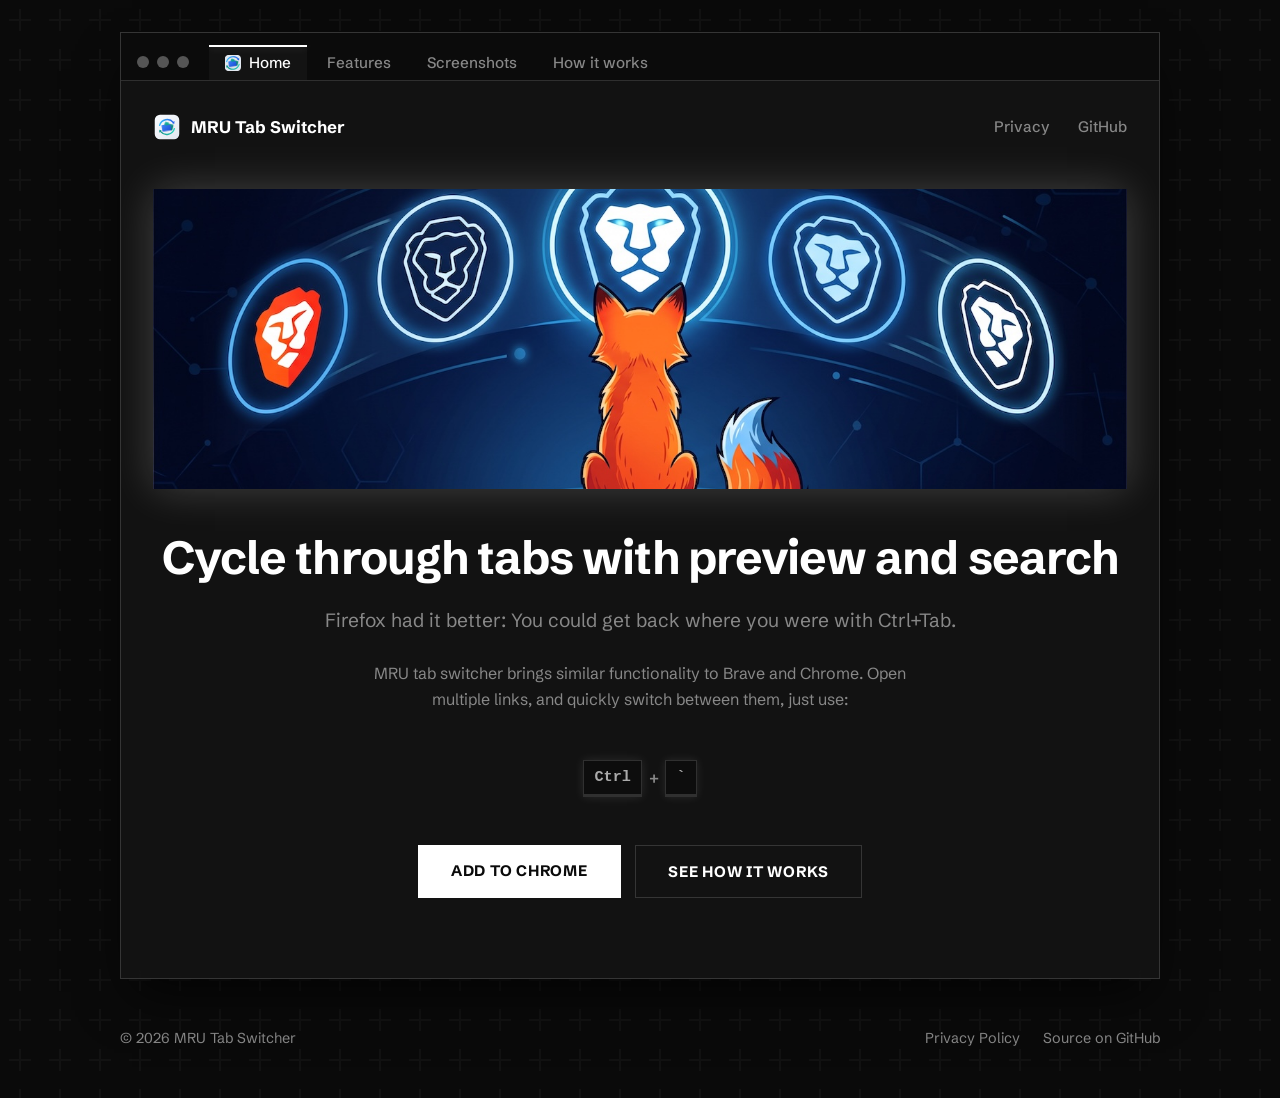
<file: site/index.html>
<!doctype html>
<html lang="en">

<head>
  <meta charset="utf-8" />
  <meta name="viewport" content="width=device-width, initial-scale=1" />
  <title>MRU Tab Switcher — Fast, Cyclic Tab Switching for Chrome</title>
  <meta name="description"
    content="Cycle straight back to the tab you were just on, or search for any open tab — all from the keyboard, without touching your mouse." />
  <link rel="icon" type="image/png" href="./assets/icons/icon32.png" />
  <link rel="stylesheet" href="style.css" />
  <link rel="icon" type="image/x-icon" href="./assets/icons/icon128.png">
</head>

<body>
  <div class="browser-container wrap">
    <div class="browser-window">
      <div class="browser-header">
        <div class="window-controls">
          <span class="dot red"></span>
          <span class="dot yellow"></span>
          <span class="dot green"></span>
        </div>
        <div class="tabs">
          <button class="tab active" data-target="tab-home">
            <img src="./assets/icons/icon32.png" alt="" class="tab-icon" /> Home
          </button>
          <button class="tab" data-target="tab-features">
            Features
          </button>
          <button class="tab" data-target="tab-screens">
            Screenshots
          </button>
          <button class="tab" data-target="tab-how">
            How it works
          </button>
        </div>
      </div>

      <div class="tab-content">
        <!-- Tab 1: Home -->
        <div id="tab-home" class="tab-pane active">
          <nav>
            <a class="brand" href="index.html">
              <img src="./assets/logo.svg" alt="" />
              MRU Tab Switcher
            </a>
            <div class="links">
              <a href="privacy.html">Privacy</a>
              <a href="https://github.com/arashThr/mru-tabs" target="_blank" rel="noopener">GitHub</a>
            </div>
          </nav>

          <section class="hero">
            <div class="hero-banner-wrap">
              <img class="hero-banner" src="./assets/hero.jpeg" alt="MRU Tab Switcher Banner" />
            </div>

            <h1>Cycle through tabs with preview and search</h1>
            <p class="tagline">Firefox had it better: You could get back where you were with Ctrl+Tab.</p>
            <p class="sub">
              MRU tab switcher brings similar functionality to Brave and Chrome.
              Open multiple links, and quickly switch between them, just use:
            </p>
            <p class="keys">
              <kbd>Ctrl</kbd> <span class="plus">+</span> <kbd>`</kbd>
            </p>
            <div class="cta">
              <a class="btn btn-primary glow-btn"
                href="https://chromewebstore.google.com/detail/mru-tab-switcher/gonanegpemmejepobcphfinobekhgpan">Add to
                Chrome</a>
              <button class="btn btn-ghost" onclick="document.querySelector('[data-target=\'tab-how\']').click()">See
                how it works</button>
            </div>
          </section>
        </div>

        <!-- Tab 2: Features -->
        <div id="tab-features" class="tab-pane">
          <section class="features">
            <div class="feature glow-card">
              <h3>Quick toggle</h3>
              <p>Tap Ctrl+` to instantly jump to your previous tab. Tap again to toggle right back.</p>
            </div>
            <div class="feature glow-card">
              <h3>Hold to preview</h3>
              <p>Keep Ctrl held and tap ` (or use ↑/↓) to cycle a compact overlay of recent tabs before switching.</p>
            </div>
            <div class="feature glow-card">
              <h3>Type-ahead search</h3>
              <p>Can't find it in the recent list? Search every open tab by title without leaving the keyboard.</p>
            </div>
          </section>
        </div>

        <!-- Tab 3: Screenshots -->
        <div id="tab-screens" class="tab-pane">
          <section class="block">
            <h2>Screenshots</h2>
            <div class="screens">
              <div class="browser-frame glow-card">
                <div class="titlebar">
                  <span class="dot red"></span>
                  <span class="dot yellow"></span>
                  <span class="dot green"></span>
                  <span class="bar"></span>
                </div>
                <img style="width: 100%;" src="./assets/screenshots/cycle-overlay.png"
                  alt="Cycle overlay showing recent tabs" />
              </div>
              <div class="browser-frame glow-card">
                <div class="titlebar">
                  <span class="dot red"></span>
                  <span class="dot yellow"></span>
                  <span class="dot green"></span>
                  <span class="bar"></span>
                </div>
                <img style="width: 100%;" src="./assets/screenshots/search.png" alt="Type-ahead tab search" />
              </div>
            </div>
          </section>
        </div>

        <!-- Tab 4: How it works -->
        <div id="tab-how" class="tab-pane">
          <section class="block" id="how">
            <h2>How it works</h2>
            <ol class="steps">
              <li class="glow-card" style="--glow-color: rgba(245, 158, 11, 0.4)"><span
                  class="num">1</span><span><strong>Quick tap</strong> Ctrl+` → switch straight to the previously-used
                  tab.</span></li>
              <li class="glow-card" style="--glow-color: rgba(245, 158, 11, 0.4)"><span
                  class="num">2</span><span><strong>Hold</strong> Ctrl and tap ` repeatedly (or ↑/↓) → cycle a preview
                  list of recent tabs.</span></li>
              <li class="glow-card" style="--glow-color: rgba(245, 158, 11, 0.4)"><span
                  class="num">3</span><span><strong>Release Ctrl</strong> on a highlighted tab → switch to it.</span>
              </li>
              <li class="glow-card" style="--glow-color: rgba(245, 158, 11, 0.4)"><span
                  class="num">4</span><span><strong>Select Search</strong> → type part of a title to find any open
                  tab.</span></li>
            </ol>
          </section>
        </div>
      </div>
    </div>
  </div>

  <footer>
    <div class="wrap">
      <span>© 2026 MRU Tab Switcher</span>
      <span>
        <a href="privacy.html">Privacy Policy</a>
        <a href="https://github.com/arashThr/mru-tabs" target="_blank" rel="noopener">Source on GitHub</a>
      </span>
    </div>
  </footer>

  <script>
    document.addEventListener('DOMContentLoaded', () => {
      const tabs = document.querySelectorAll('.tab');
      const panes = document.querySelectorAll('.tab-pane');

      tabs.forEach(tab => {
        tab.addEventListener('click', () => {
          // Remove active class from all tabs and panes
          tabs.forEach(t => t.classList.remove('active'));
          panes.forEach(p => p.classList.remove('active'));

          // Add active class to clicked tab and its target pane
          tab.classList.add('active');
          const targetId = tab.getAttribute('data-target');
          document.getElementById(targetId).classList.add('active');
        });
      });
    });
  </script>
</body>

</html>
</file>
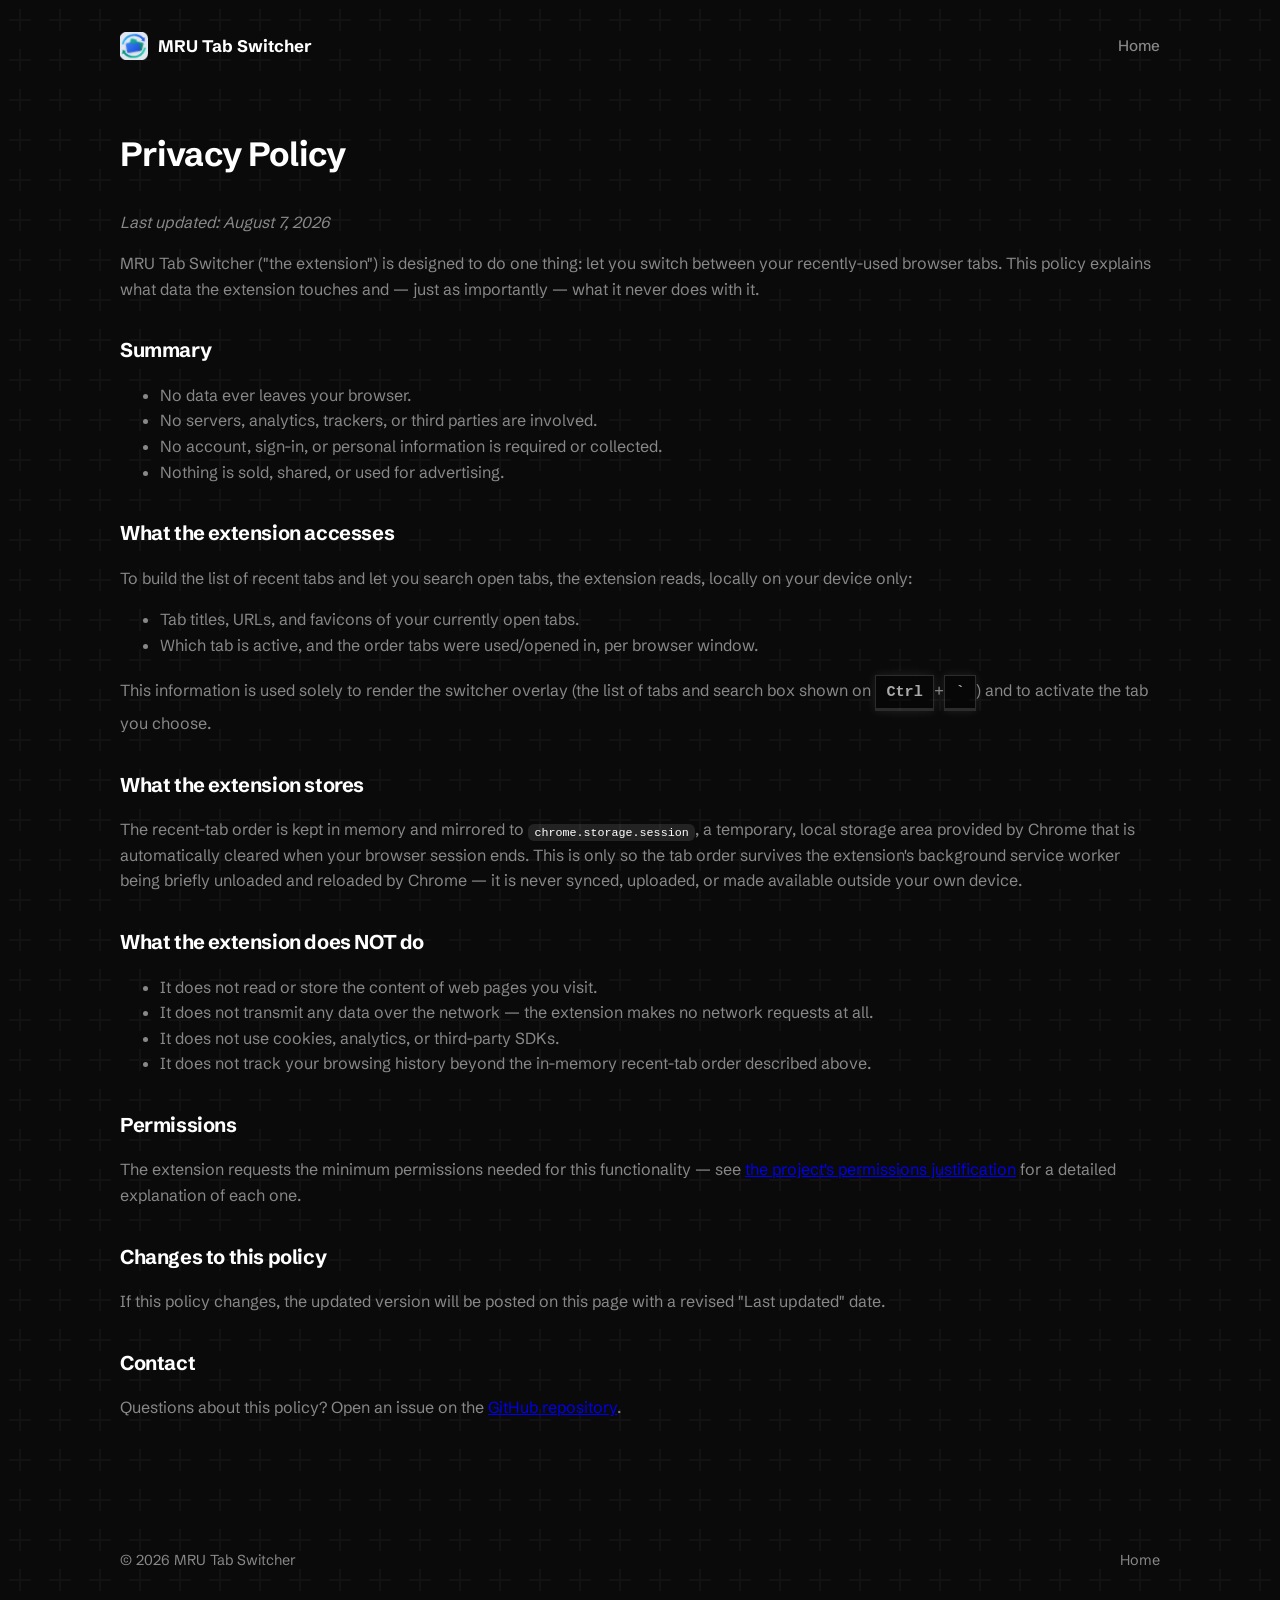
<file: site/privacy.html>
<!doctype html>
<html lang="en">
<head>
  <meta charset="utf-8" />
  <meta name="viewport" content="width=device-width, initial-scale=1" />
  <title>Privacy Policy — MRU Tab Switcher</title>
  <link rel="icon" href="./assets/icons/icon32.png" />
  <link rel="stylesheet" href="style.css" />
</head>
<body>
  <nav class="wrap">
    <a class="brand" href="index.html">
      <img src="./assets/icons/icon32.png" alt="" />
      MRU Tab Switcher
    </a>
    <div class="links">
      <a href="index.html">Home</a>
    </div>
  </nav>

  <main class="wrap">
    <article class="doc">
      <h1>Privacy Policy</h1>
      <p><em>Last updated: August 7, 2026</em></p>

      <p>
        MRU Tab Switcher ("the extension") is designed to do one thing: let
        you switch between your recently-used browser tabs. This policy
        explains what data the extension touches and — just as importantly —
        what it never does with it.
      </p>

      <h2>Summary</h2>
      <ul>
        <li>No data ever leaves your browser.</li>
        <li>No servers, analytics, trackers, or third parties are involved.</li>
        <li>No account, sign-in, or personal information is required or collected.</li>
        <li>Nothing is sold, shared, or used for advertising.</li>
      </ul>

      <h2>What the extension accesses</h2>
      <p>To build the list of recent tabs and let you search open tabs, the extension reads, locally on your device only:</p>
      <ul>
        <li>Tab titles, URLs, and favicons of your currently open tabs.</li>
        <li>Which tab is active, and the order tabs were used/opened in, per browser window.</li>
      </ul>
      <p>
        This information is used solely to render the switcher overlay (the
        list of tabs and search box shown on <kbd>Ctrl</kbd>+<kbd>`</kbd>)
        and to activate the tab you choose.
      </p>

      <h2>What the extension stores</h2>
      <p>
        The recent-tab order is kept in memory and mirrored to
        <code>chrome.storage.session</code>, a temporary, local storage area
        provided by Chrome that is automatically cleared when your browser
        session ends. This is only so the tab order survives the extension's
        background service worker being briefly unloaded and reloaded by
        Chrome — it is never synced, uploaded, or made available outside your
        own device.
      </p>

      <h2>What the extension does NOT do</h2>
      <ul>
        <li>It does not read or store the content of web pages you visit.</li>
        <li>It does not transmit any data over the network — the extension makes no network requests at all.</li>
        <li>It does not use cookies, analytics, or third-party SDKs.</li>
        <li>It does not track your browsing history beyond the in-memory recent-tab order described above.</li>
      </ul>

      <h2>Permissions</h2>
      <p>
        The extension requests the minimum permissions needed for this
        functionality — see
        <a href="https://github.com/arashThr/mru-tabs#permissions" target="_blank" rel="noopener">the project's permissions justification</a>
        for a detailed explanation of each one.
      </p>

      <h2>Changes to this policy</h2>
      <p>
        If this policy changes, the updated version will be posted on this
        page with a revised "Last updated" date.
      </p>

      <h2>Contact</h2>
      <p>
        Questions about this policy? Open an issue on the
        <a href="https://github.com/arashThr/mru-tabs" target="_blank" rel="noopener">GitHub repository</a>.
      </p>
    </article>
  </main>

  <footer>
    <div class="wrap">
      <span>© 2026 MRU Tab Switcher</span>
      <span><a href="index.html">Home</a></span>
    </div>
  </footer>
</body>
</html>
</file>
<file: site/style.css>
/* MRU Tab Switcher — Dark Browser Tab Theme */
@font-face {
  font-family: 'Schibsted Grotesk';
  src: url('./assets/fonts/SchibstedGrotesk.ttf') format('truetype-variations');
  font-weight: 100 900;
  font-display: swap;
}

:root {
  --bg-dark: #111111;
  --bg-darker: #0a0a0a;
  --panel-bg: rgba(20, 20, 20, 0.85);
  --text-main: #ffffff;
  --text-muted: #888888;
  --border-light: rgba(255, 255, 255, 0.15);

  --primary: #ffffff;
  --secondary: #cccccc;
  --accent: #aaaaaa;
  --primary-glow: rgba(255, 255, 255, 0.2);
  --accent-glow: rgba(255, 255, 255, 0.1);

  --radius: 0px;
}

* {
  box-sizing: border-box;
}

html {
  scroll-behavior: smooth;
}

body {
  margin: 0;
  font-family: 'Schibsted Grotesk', -apple-system, BlinkMacSystemFont, "Segoe UI Variable Text", "Segoe UI", system-ui, "Helvetica Neue", Arial, sans-serif;
  -webkit-font-smoothing: antialiased;
  -moz-osx-font-smoothing: grayscale;
  color: var(--text-main);
  background-color: var(--bg-darker);
  background-image: url("data:image/svg+xml,%3Csvg width='40' height='40' viewBox='0 0 40 40' xmlns='http://www.w3.org/2000/svg'%3E%3Cpath d='M19 19V9h2v10h10v2H21v10h-2V21H9v-2h10z' fill='%23ffffff' fill-opacity='0.03' fill-rule='evenodd'/%3E%3C/svg%3E");
  line-height: 1.6;
  padding: 2rem 1rem;
  min-height: 100vh;
}

h1,
h2,
h3 {
  font-weight: 700;
  letter-spacing: -0.02em;
}

.wrap {
  max-width: 1040px;
  margin: 0 auto;
}

/* ---- Browser Container & Window ---- */
.browser-container {
  display: flex;
  justify-content: center;
}

.browser-window {
  width: 100%;
  background: var(--panel-bg);
  backdrop-filter: blur(20px);
  border: 1px solid var(--border-light);
  border-radius: var(--radius);
  box-shadow: 0 25px 50px -12px rgba(0, 0, 0, 0.7);
  overflow: hidden;
  display: flex;
  flex-direction: column;
}

.browser-header {
  background: rgba(10, 10, 10, 0.8);
  padding: 0.75rem 1rem 0;
  display: flex;
  align-items: flex-end;
  border-bottom: 1px solid var(--border-light);
}

.window-controls {
  display: flex;
  gap: 8px;
  padding-bottom: 12px;
  margin-right: 20px;
}

.dot {
  width: 12px;
  height: 12px;
  border-radius: 50%;
  background: #555555;
}

.dot.red {
  background: #555555;
}

.dot.yellow {
  background: #555555;
}

.dot.green {
  background: #555555;
}

.tabs {
  display: flex;
  gap: 4px;
  overflow-x: auto;
  scrollbar-width: none;
}

.tabs::-webkit-scrollbar {
  display: none;
}

.tab {
  background: transparent;
  border: none;
  color: var(--text-muted);
  padding: 8px 16px;
  border-radius: 0;
  cursor: pointer;
  font-family: inherit;
  font-size: 0.95rem;
  font-weight: 500;
  display: flex;
  align-items: center;
  gap: 8px;
  transition: all 0.2s ease;
  position: relative;
}

.tab:hover {
  background: rgba(255, 255, 255, 0.05);
  color: var(--text-main);
}

.tab.active {
  background: var(--panel-bg);
  color: var(--text-main);
}

.tab.active::after {
  content: '';
  position: absolute;
  top: 0;
  left: 0;
  right: 0;
  height: 2px;
  background: var(--primary);
  box-shadow: 0 0 10px var(--primary-glow);
  border-radius: 0;
}

.tab-icon {
  width: 16px;
  height: 16px;
}

/* ---- Tab Content Areas ---- */
.tab-content {
  position: relative;
  min-height: 500px;
}

.tab-pane {
  display: none;
  padding: 2rem;
  animation: fadeIn 0.3s ease;
}

.tab-pane.active {
  display: block;
}

@keyframes fadeIn {
  from {
    opacity: 0;
    transform: translateY(5px);
  }

  to {
    opacity: 1;
    transform: translateY(0);
  }
}

/* ---- Nav inside Home Tab ---- */
nav {
  display: flex;
  align-items: center;
  justify-content: space-between;
  margin-bottom: 2rem;
}

.brand {
  display: flex;
  align-items: center;
  gap: 0.6rem;
  font-weight: 700;
  font-size: 1.05rem;
  color: var(--text-main);
  text-decoration: none;
}

.brand img {
  width: 28px;
  height: 28px;
}

nav .links a {
  color: var(--text-muted);
  text-decoration: none;
  margin-left: 1.5rem;
  font-size: 0.95rem;
  font-weight: 500;
}

nav .links a:hover {
  color: var(--accent);
}

/* ---- Hero ---- */
.hero {
  text-align: center;
  padding: 1rem 0 3rem;
}

.hero-banner-wrap {
  margin-bottom: 2rem;
  border-radius: 0;
  overflow: hidden;
  box-shadow: 0 0 40px var(--primary-glow);
}

.hero-banner {
  width: 100%;
  max-height: 300px;
  object-fit: cover;
  display: block;
}

.hero .logo {
  width: 64px;
  height: 64px;
  margin-bottom: 1rem;
}

.hero h1 {
  font-size: clamp(2rem, 4vw, 2.9rem);
  margin: 0 0 0.6rem;
  color: var(--primary);
}

.hero .tagline {
  color: var(--text-muted);
  font-size: 1.2rem;
  max-width: 40rem;
  margin: 0 auto 1.6rem;
}

.hero .sub {
  color: var(--text-muted);
  max-width: 34rem;
  margin: 0 auto 2rem;
}

.keys {
  display: inline-flex;
  align-items: center;
  gap: 0.4rem;
}

kbd {
  display: inline-block;
  font-family: ui-monospace, monospace;
  font-size: 0.95rem;
  font-weight: 600;
  background: rgba(0, 0, 0, 0.3);
  border: 1px solid var(--border-light);
  border-bottom: 3px solid var(--border-light);
  border-radius: 0;
  padding: 0.25rem 0.65rem;
  color: var(--accent);
  box-shadow: 0 0 10px var(--accent-glow);
}

.plus {
  color: var(--text-muted);
  font-weight: 600;
}

.cta {
  margin-top: 2rem;
  display: flex;
  gap: 0.9rem;
  justify-content: center;
  flex-wrap: wrap;
}

.btn {
  display: inline-flex;
  align-items: center;
  gap: 0.5rem;
  padding: 0.85rem 2rem;
  border-radius: 0;
  font-weight: 700;
  font-size: 0.95rem;
  letter-spacing: 0.05em;
  text-transform: uppercase;
  text-decoration: none;
  transition: all 0.3s cubic-bezier(0.16, 1, 0.3, 1);
  cursor: pointer;
  border: 1px solid transparent;
  font-family: inherit;
  position: relative;
}

.btn-primary {
  background: var(--text-main);
  color: var(--bg-darker);
  border-color: var(--text-main);
}

.btn-primary.glow-btn:hover,
.btn-primary:hover {
  background: transparent;
  color: var(--text-main);
  box-shadow: 0 0 20px rgba(255, 255, 255, 0.2);
  transform: translateY(-3px);
}

.btn-ghost {
  background: transparent;
  color: var(--text-main);
  border-color: var(--border-light);
}

.btn-ghost:hover {
  border-color: var(--text-main);
  background: var(--text-main);
  color: var(--bg-darker);
  transform: translateY(-3px);
  box-shadow: 0 10px 20px rgba(255, 255, 255, 0.1);
}

/* ---- Feature cards ---- */
.features {
  display: grid;
  grid-template-columns: repeat(auto-fit, minmax(250px, 1fr));
  gap: 1.5rem;
  padding: 1rem 0;
}

.glow-card {
  background: rgba(20, 20, 20, 0.4);
  backdrop-filter: blur(10px);
  border: 1px solid var(--border-light);
  border-radius: var(--radius);
  padding: 1.6rem 1.4rem;
  transition: all 0.3s ease;
}

.glow-card:hover {
  transform: translateY(-4px);
  border-color: var(--primary);
  box-shadow: 0 10px 40px -10px var(--primary-glow);
}

.feature .icon {
  width: 44px;
  height: 44px;
  border-radius: 12px;
  background: rgba(255, 255, 255, 0.05);
  display: flex;
  align-items: center;
  justify-content: center;
  font-size: 1.35rem;
  margin-bottom: 0.9rem;
}

.feature h3 {
  margin: 0 0 0.35rem;
  font-size: 1.1rem;
}

.feature p {
  margin: 0;
  color: var(--text-muted);
  font-size: 0.95rem;
}

/* ---- Sections ---- */
section.block {
  padding: 1rem 0;
}

section.block h2 {
  font-size: 1.6rem;
  margin-bottom: 1.4rem;
}

/* ---- Screenshots ---- */
.screens {
  display: grid;
  grid-template-columns: repeat(auto-fit, minmax(300px, 1fr));
  gap: 1.5rem;
}

.browser-frame {
  border-radius: 0;
  overflow: hidden;
  background: rgba(0, 0, 0, 0.3);
  border: 1px solid var(--border-light);
}

.browser-frame .titlebar {
  display: flex;
  align-items: center;
  gap: 0.4rem;
  padding: 0.6rem 0.8rem;
  background: rgba(0, 0, 0, 0.6);
  border-bottom: 1px solid var(--border-light);
}

.browser-frame .titlebar .bar {
  flex: 1;
  height: 18px;
  margin-left: 0.6rem;
  background: rgba(255, 255, 255, 0.05);
  border-radius: 0;
}

/* ---- How it works ---- */
.steps {
  list-style: none;
  margin: 0;
  padding: 0;
  display: grid;
  gap: 1rem;
}

.steps li {
  display: flex;
  gap: 1rem;
  align-items: flex-start;
}

.steps .num {
  flex: none;
  width: 28px;
  height: 28px;
  border-radius: 0;
  background: #ffffff;
  color: #000000;
  font-size: 0.85rem;
  font-weight: 700;
  display: flex;
  align-items: center;
  justify-content: center;
}

/* ---- Footer ---- */
footer {
  margin-top: 2rem;
  padding: 1rem 0;
}

footer .wrap {
  display: flex;
  justify-content: space-between;
  align-items: center;
  flex-wrap: wrap;
  gap: 1rem;
  color: var(--text-muted);
  font-size: 0.9rem;
}

footer a {
  color: var(--text-muted);
  text-decoration: none;
  margin-left: 1.2rem;
  transition: color 0.2s;
}

footer a:hover {
  color: var(--accent);
  text-shadow: 0 0 12px var(--accent-glow);
}

/* ---- Privacy ---- */
article.doc {
  padding: 2.5rem 0 4rem;
}

article.doc h1 {
  font-size: 2.1rem;
}

article.doc h2 {
  font-size: 1.25rem;
  margin-top: 2rem;
  color: var(--primary);
}

article.doc ul,
article.doc p {
  color: var(--text-muted);
}

article.doc code {
  background: rgba(255, 255, 255, 0.1);
  color: var(--text-main);
  padding: 0.1rem 0.4rem;
  border-radius: 6px;
  font-size: 0.9em;
}

@media (max-width: 600px) {
  .browser-header {
    flex-direction: column;
    align-items: flex-start;
  }

  .window-controls {
    margin-bottom: 8px;
  }

  .tabs {
    width: 100%;
  }

  .tab-pane {
    padding: 1rem;
  }
}
</file>
